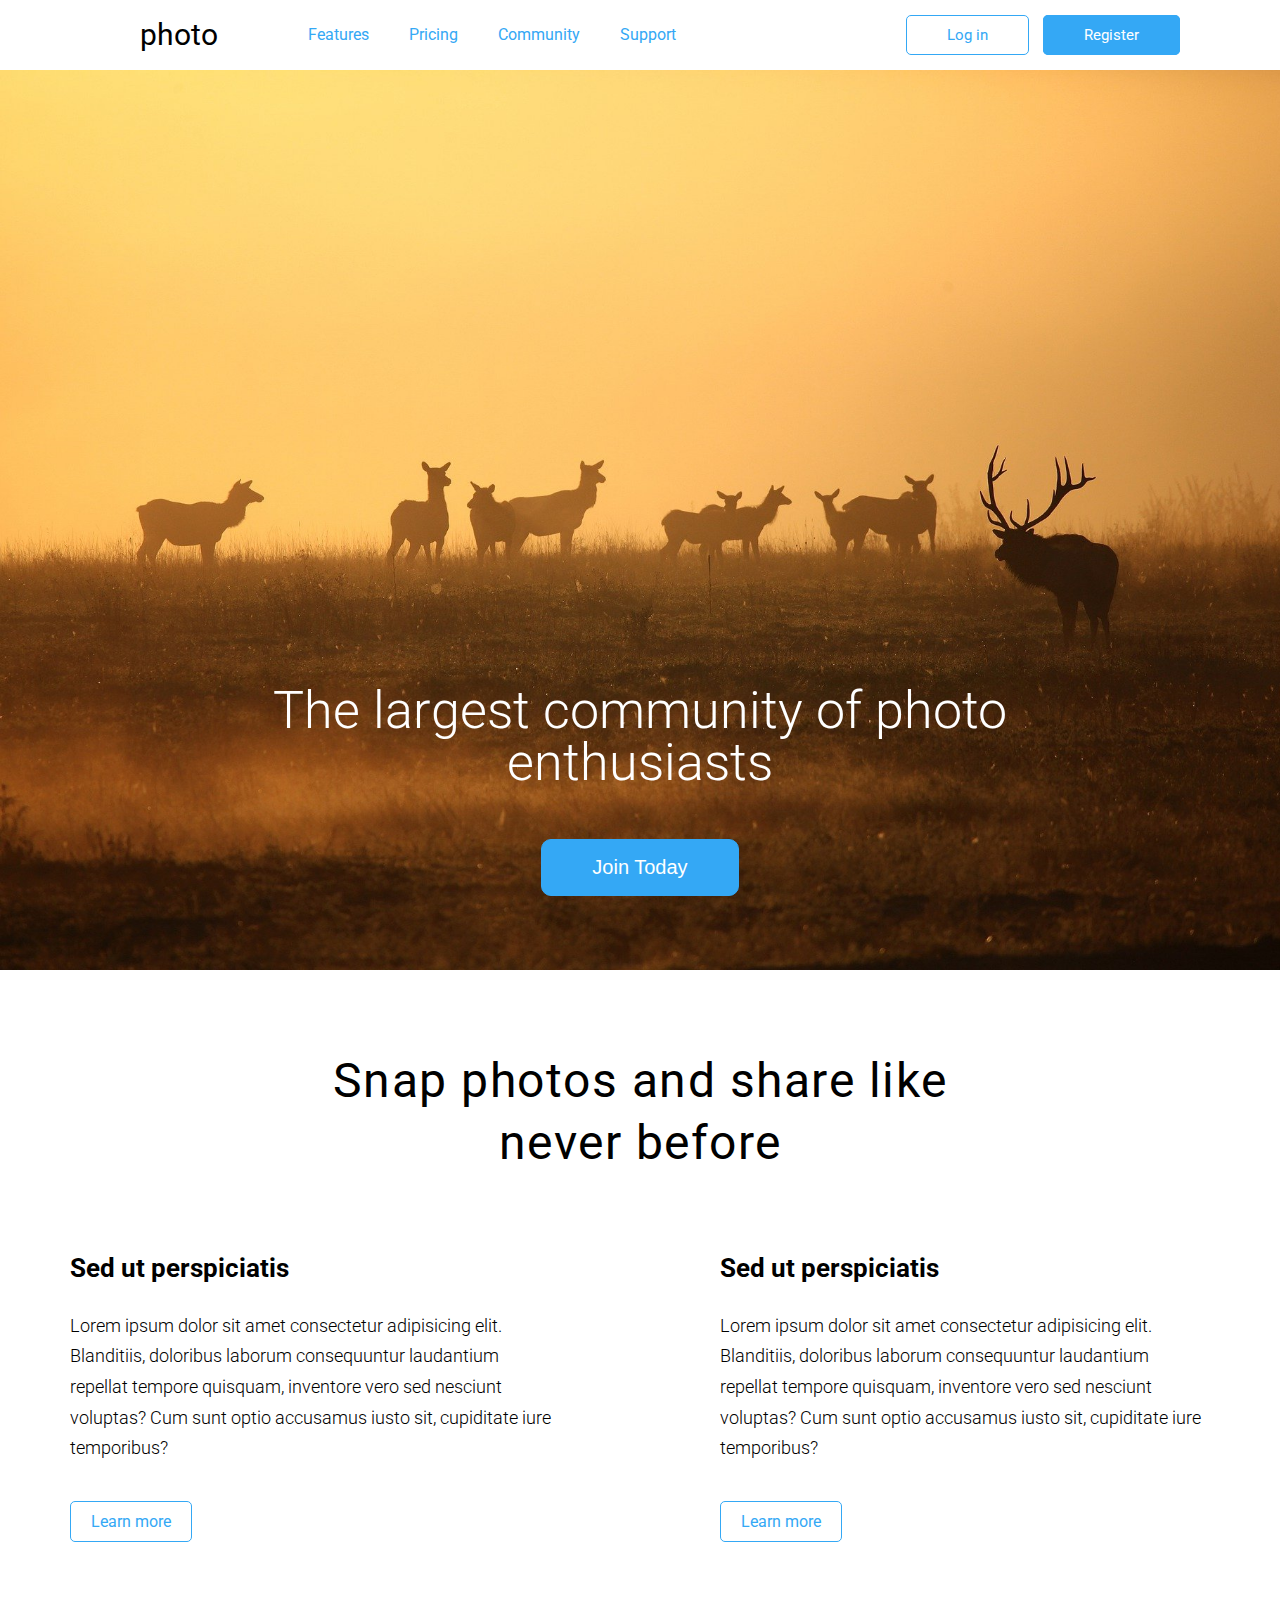
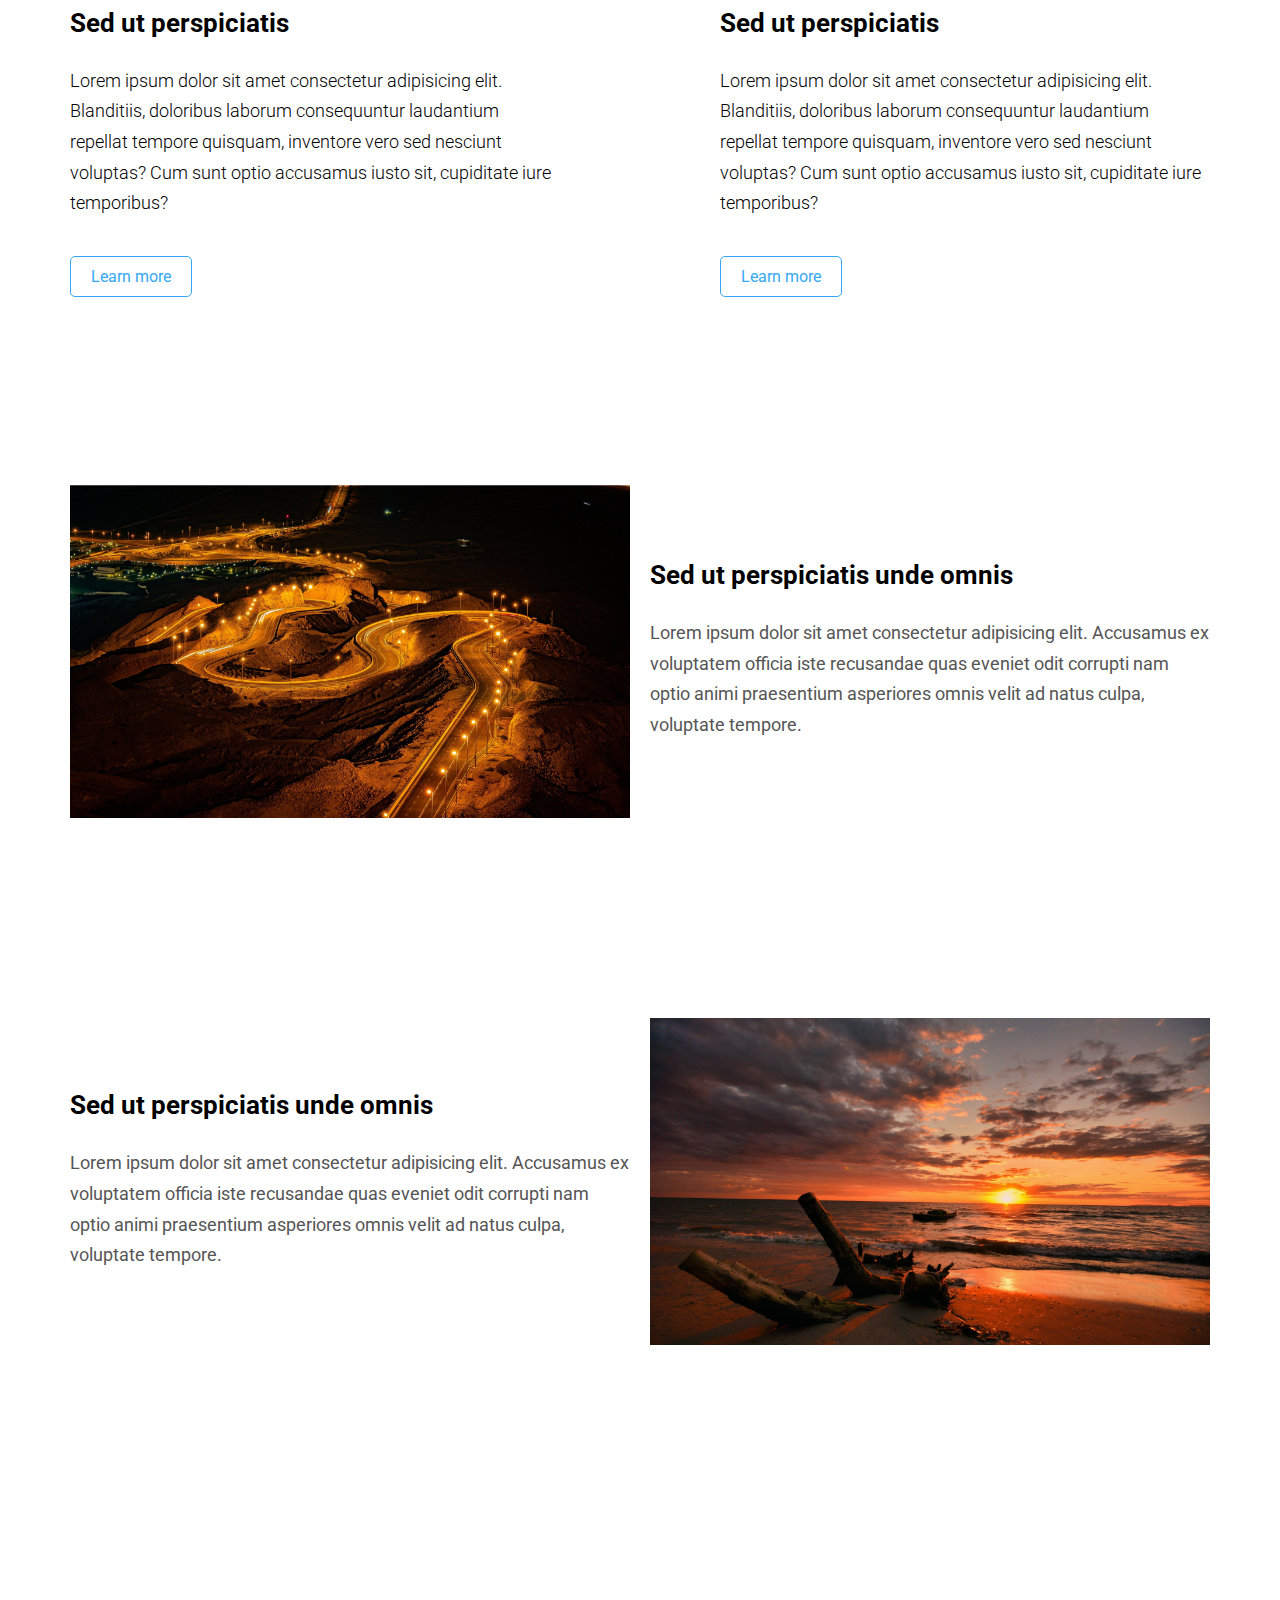
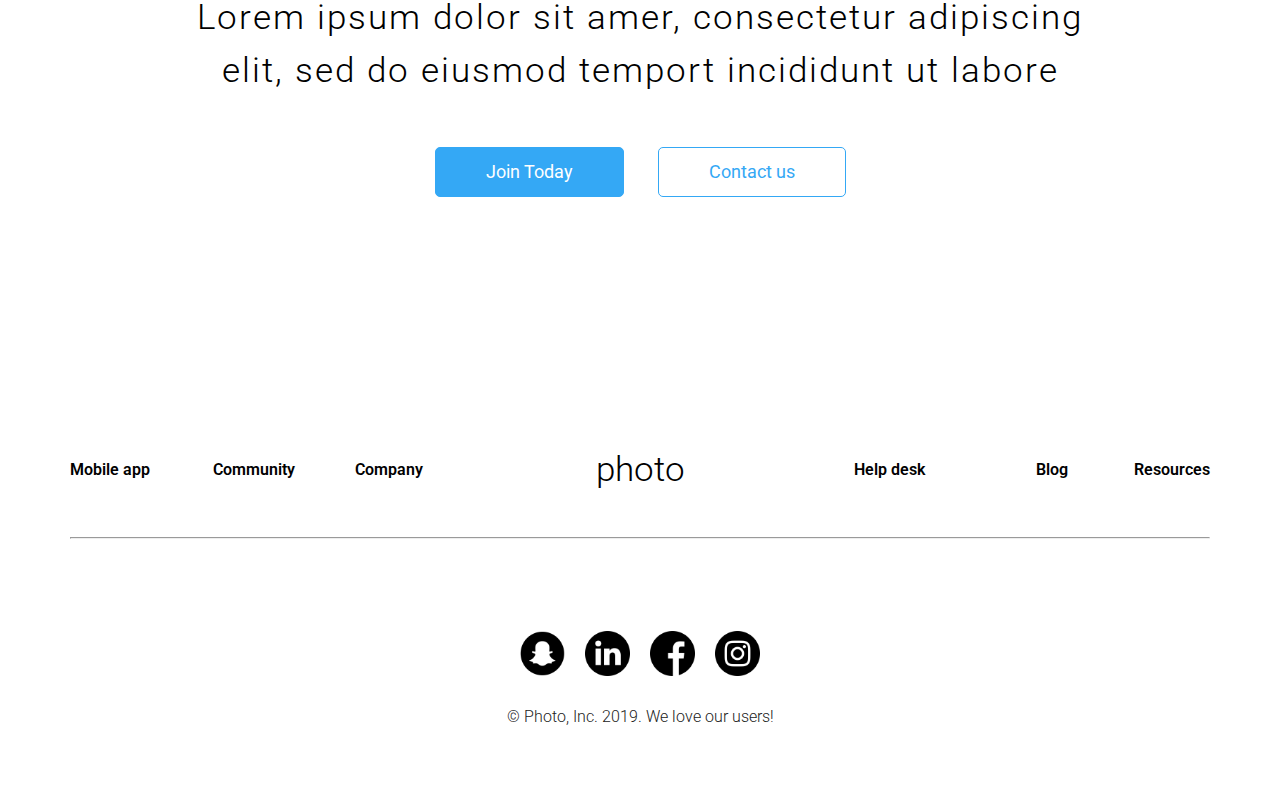
<file: index.html>
<!DOCTYPE html>
<html lang="en">
  <head>
    <meta charset="UTF-8" />
    <meta http-equiv="X-UA-Compatible" content="IE=edge" />
    <meta name="viewport" content="width=device-width, initial-scale=1.0" />
    <link rel="stylesheet" href="style.css" />

    <link rel="preconnect" href="https://fonts.googleapis.com" />
    <link rel="preconnect" href="https://fonts.gstatic.com" crossorigin />
    <link rel="preconnect" href="https://fonts.googleapis.com" />
    <link rel="preconnect" href="https://fonts.gstatic.com" crossorigin />
    <link
      href="https://fonts.googleapis.com/css2?family=Roboto:wght@100;300;400;500;700;900&display=swap"
      rel="stylesheet"
    />

    <title>Page 1 - CC Task</title>
  </head>
  <body>
    <!-- <header class="section">
      <div class="sectionDiv">
        <img class="main-photo" src="deer.jpg" alt="deer" />

        <div class="section-heading">
          <h1 class="heading-text">
            The largest community of photo enthusiasts
          </h1>
          <a class="joinToday-btn" href="#">Join Today</a>
        </div>
      </div>
    </header> -->

    <!-- *********** TESTING IMG ************* -->
    <nav>
      <ul>
        <li class="photo-navbar"><a href="#">photo</a></li>
        <li><a href="#">Features</a></li>
        <li><a href="#">Pricing</a></li>
        <li><a href="#">Community</a></li>
        <li><a href="#">Support</a></li>
      </ul>

      <div class="nav-btns">
        <a class="login-btn" href="#">Log in</a>
        <a class="register-btn" href="#">Register</a>
      </div>
    </nav>

    <div class="hero-img">
      <div class="hero-content">
        <div class="hero-content-inner">
          <h1>The largest community of photo enthusiasts</h1>
          <button type="button">Join Today</button>
        </div>
      </div>
    </div>

    <!-- *********** TESTING IMG END ************* -->

    <section class="scnd-section">
      <div class="snap-photos">
        <div class="scnd-section-header">
          <h1>Snap photos and share like never before</h1>
        </div>
        <div class="cards-grid">
          <div class="card">
            <h3>Sed ut perspiciatis</h3>
            <p>
              Lorem ipsum dolor sit amet consectetur adipisicing elit.
              Blanditiis, doloribus laborum consequuntur laudantium repellat
              tempore quisquam, inventore vero sed nesciunt voluptas? Cum sunt
              optio accusamus iusto sit, cupiditate iure temporibus?
            </p>
            <a class="learn-btn" href="#">Learn more</a>
          </div>

          <div class="card">
            <h3>Sed ut perspiciatis</h3>
            <p>
              Lorem ipsum dolor sit amet consectetur adipisicing elit.
              Blanditiis, doloribus laborum consequuntur laudantium repellat
              tempore quisquam, inventore vero sed nesciunt voluptas? Cum sunt
              optio accusamus iusto sit, cupiditate iure temporibus?
            </p>
            <a class="learn-btn" href="#">Learn more</a>
          </div>

          <div class="card">
            <h3>Sed ut perspiciatis</h3>
            <p>
              Lorem ipsum dolor sit amet consectetur adipisicing elit.
              Blanditiis, doloribus laborum consequuntur laudantium repellat
              tempore quisquam, inventore vero sed nesciunt voluptas? Cum sunt
              optio accusamus iusto sit, cupiditate iure temporibus?
            </p>
            <a class="learn-btn" href="#">Learn more</a>
          </div>

          <div class="card">
            <h3>Sed ut perspiciatis</h3>
            <p>
              Lorem ipsum dolor sit amet consectetur adipisicing elit.
              Blanditiis, doloribus laborum consequuntur laudantium repellat
              tempore quisquam, inventore vero sed nesciunt voluptas? Cum sunt
              optio accusamus iusto sit, cupiditate iure temporibus?
            </p>
            <a class="learn-btn" href="#">Learn more</a>
          </div>
        </div>
      </div>

      <!-- ************************ -->

      <!-- <div class="places">
        <div class="place1">
          <img class="place-1-pic" src="1st.png" alt="streets" />
          <div class="place-1-info">
            <h3>Sed ut perspiciatis unde omnis</h3>
            <p class="place-paragraph">
              Lorem ipsum dolor sit amet consectetur adipisicing elit. Accusamus
              ex voluptatem officia iste recusandae quas eveniet odit corrupti
              nam optio animi praesentium asperiores omnis velit ad natus culpa,
              voluptate tempore.
            </p>
          </div>


        </div>

        <div class="place2">
          <img class="place-2-pic" src="2nd.png" alt="streets" />
          <div class="place-2-info">
            <h3>Sed ut perspiciatis unde omnis</h3>
            <p class="place-paragraph">
              Lorem ipsum dolor sit amet consectetur adipisicing elit. Accusamus
              ex voluptatem officia iste recusandae quas eveniet odit corrupti
              nam optio animi praesentium asperiores omnis velit ad natus culpa,
              voluptate tempore.
            </p>
          </div>
        </div>
      </div> -->

      <div class="places">
        <img
          class="place-1-pic"
          src="place-1-pic.png"
          alt="streets"
          width="100%"
        />
        <div class="place-1-info">
          <h3>Sed ut perspiciatis unde omnis</h3>
          <p class="place-paragraph">
            Lorem ipsum dolor sit amet consectetur adipisicing elit. Accusamus
            ex voluptatem officia iste recusandae quas eveniet odit corrupti nam
            optio animi praesentium asperiores omnis velit ad natus culpa,
            voluptate tempore.
          </p>
        </div>

        <img
          class="place-2-pic"
          src="place-2-pic.png"
          alt="streets"
          width="100%"
        />
        <div class="place-2-info">
          <h3>Sed ut perspiciatis unde omnis</h3>
          <p class="place-paragraph">
            Lorem ipsum dolor sit amet consectetur adipisicing elit. Accusamus
            ex voluptatem officia iste recusandae quas eveniet odit corrupti nam
            optio animi praesentium asperiores omnis velit ad natus culpa,
            voluptate tempore.
          </p>
        </div>
      </div>

      <!-- ******************************* -->

      <div class="join-contact">
        <h2>
          Lorem ipsum dolor sit amer, consectetur adipiscing elit, sed do
          eiusmod temport incididunt ut labore
        </h2>
        <div class="join-contact-btns">
          <a class="btn-joinToday" href="#">Join Today</a>
          <a class="btn-contactUs" href="#">Contact us</a>
        </div>
      </div>

      <!-- ******************************** -->

      <div class="bottom-links">
        <li><a href="#">Mobile app</a></li>
        <li><a href="#">Community</a></li>
        <li><a href="#">Company</a></li>
        <li class="photo-icon"><a href="#">photo</a></li>
        <li class="last3links"><a href="#">Help desk</a></li>
        <li class="last3links"><a href="#">Blog</a></li>
        <li class="last3links"><a href="#">Resources</a></li>
      </div>
      <hr />

      <!-- ******************************** -->

      <footer>
        <ul class="socials-list">
          <li>
            <a href="#"><img src="snapchat.png" alt="" /></a>
          </li>
          <li>
            <a href="#"><img src="linkedin-logo.png" alt="" /></a>
          </li>
          <li>
            <a href="#"><img src="facebook.png" alt="" /></a>
          </li>
          <li>
            <a href="#"><img src="instagram.png" alt="" /></a>
          </li>
        </ul>

        <p>&#169; Photo, Inc. 2019. We love our users!</p>
      </footer>
    </section>
  </body>
</html>
</file>
<file: style.css>
* {
  margin: 0;
  padding: 0;
  box-sizing: border-box;
}

html {
  font-size: 62.5%;
}

body {
  font-family: "Roboto", sans-serif;
  line-height: 1;
  font-weight: 400;
  background-color: #fff;
}

/* .sectionDiv {
  max-width: 190rem;
  max-height: 110rem;
  padding: 0 9rem;
  margin: 0 auto;
  background-color: #000;
}

.main-photo {
  max-width: 100%;
  position: relative;
}

.section-heading {
  text-align: center;
  bottom: 35rem;
  position: relative;
}

.heading-text {
  color: #fff;
  font-size: 5.2rem;
  font-weight: 300;
}

.joinToday-btn {
  display: inline-block;
  text-decoration: none;
  font-size: 2rem;
  font-weight: 300;
  padding: 1.6rem 5rem;
  border: 1px solid #34a8f5;
  border-radius: 10px;
  color: #fff;
  background-color: #34a8f5;
  margin-top: 5rem;
} */

/*navbar*/

nav {
  background: #fff;
  display: flex;
  justify-content: space-between;
  align-items: center;
}

ul {
  display: flex;
  justify-content: center;
  align-items: center;
}
nav li {
  list-style: none;
  display: inline-block;
  font-size: 1.6rem;
  padding: 2rem;
}

nav a {
  text-decoration: none;
  color: #34a8f5;
  transition: 0.4s;
}

nav li a:hover {
  color: #000;
}

.nav-btns {
  font-size: 1.5rem;
  margin-right: 10rem;
  margin-top: 1rem;
  font-weight: 400;
  margin-bottom: 1rem;
}

.nav-btns a {
  transition: 0.4s;
}

.nav-btns a:hover {
  box-shadow: 3px 3px 12px black;
}

.login-btn {
  color: #34a8f5;
  border-radius: 5px;
  padding: 1rem 4rem;
  border: 1px solid #34a8f5;
  margin-right: 1rem;
}
.register-btn {
  color: #fff;
  background-color: #34a8f5;
  border-radius: 5px;
  padding: 1rem 4rem;
  border: 1px solid #34a8f5;
}

.photo-navbar {
  margin-left: 12rem;
  margin-right: 5rem;
  font-size: 3rem;
}
.photo-navbar a {
  color: #000;
}

/**************TESTING IMG*************/

.hero-img {
  position: relative;
  width: 100%;
  height: auto;
  text-align: center;
  background: url(deer.png);
  background-size: cover;
  background-repeat: no-repeat;
}

.hero-img::before {
  content: "";
  position: absolute;
  left: 0;
  top: 0;
  width: 100%;
  height: 100%;
}

.hero-content {
  position: relative;
  width: 60%;
  display: flex;
  justify-content: center;
  align-items: center;
  height: 100vh;
  margin: 0 auto;
}

.hero-content-inner h1 {
  color: #fff;
  font-size: 5.2rem;
  font-weight: 300;
  margin-top: 54rem;
}

.hero-content-inner button {
  text-decoration: none;
  font-size: 2rem;
  font-weight: 300;
  padding: 1.6rem 5rem;
  border: 1px solid #34a8f5;
  border-radius: 10px;
  color: #fff;
  background-color: #34a8f5;
  margin-top: 5rem;
  cursor: pointer;
}

/**************TESTING IMG************/

/*******************************/

.scnd-section {
  max-width: 100%;
  margin: 0 auto;
  font-size: 16px;
  background-color: #fff;
  padding: 12rem 7rem;
}

.scnd-section-header {
  width: 45%;
  margin-bottom: 5rem;
}
.scnd-section h1 {
  font-weight: 400;
  line-height: 1.3;
  width: 100%;
  font-size: 4.8rem;
  letter-spacing: 1.5px;
}

.card {
  max-width: 70rem;
}

.card h3 {
  font-size: 2.6rem;
  margin-bottom: 3rem;
  margin-top: 3rem;
}

.card p {
  margin-bottom: 5rem;
  line-height: 1.7;
  font-size: 1.8rem;
  font-weight: 300;
}

.cards-grid {
  display: grid;
  grid-template-columns: 1fr 1fr;
  row-gap: 5rem;
  column-gap: 16rem;
}

.learn-btn {
  text-decoration: none;
  border: 1px solid #34a8f5;
  color: #34a8f5;
  border-radius: 5px;
  font-size: 1.6rem;
  padding: 1rem 2rem;
  transition: 0.3s;
}

.learn-btn:hover {
  background-color: #34a8f5;
  color: white;
}

.snap-photos {
  padding-bottom: 20rem;
}

/**************************************/

/* .place-paragraph {
  max-width: 70rem;
}

.place1, .place2 {
  display: grid;
  grid-template-columns: 1fr 1fr;
  justify-content: center;
  align-items: center;
  column-gap: 5rem;
}

.place-2-pic {
  grid-column: 2 /3;
  
}

.place-2-info {
  grid-row: 1/2;
}

.places h3 {
  margin-bottom: 3rem;
  font-size: 2.6rem;
} */

.places {
  display: grid;
  grid-template-columns: 1fr 1fr;
  column-gap: 2rem;
  row-gap: 20rem;
  justify-content: center;
  align-items: center;
  padding-bottom: 24.7rem;
}

.places h3 {
  margin-bottom: 3rem;
  font-size: 2.6rem;
}

.place-paragraph {
  max-width: 70rem;
  font-size: 1.8rem;
  line-height: 1.7;
  font-weight: 400;
  color: #555;
}

.place-2-pic {
  grid-column: -2 / -1;
}

.place-2-info {
  grid-row: 2 / 3;
}

.place-1-info {
  justify-self: right;
}

/**************************************/

.join-contact {
  display: flex;
  justify-content: space-between;
  align-items: center;
  margin-bottom: 22.5rem;
}

.join-contact h2 {
  max-width: 90rem;
  font-weight: 300;
  font-size: 3.5rem;
  line-height: 1.5;
  letter-spacing: 2px;
}

.join-contact-btns {
  margin: 0 auto;
}

.join-contact-btns a {
  display: inline-block;
  text-decoration: none;
  border: 1px solid #34a8f5;
  border-radius: 5px;
  font-size: 1.8rem;
  padding: 1.5rem 5rem;
  margin-bottom: 3rem;
}

.btn-joinToday {
  /* display: inline-block; */
  color: #fff;
  background-color: #34a8f5;
  border-radius: 5px;
  font-size: 1.6rem;
  padding: 1rem 2rem;
}
.btn-contactUs {
  color: #34a8f5;
  border-radius: 5px;
  font-size: 1.6rem;
  padding: 1rem 2rem;
  margin-left: 3rem;
}

/**************************************/

.bottom-links {
  display: grid;
  grid-template-columns: 1fr 1fr 1fr 2fr 1fr 1fr 1fr;
  list-style: none;
  justify-content: space-between;
  align-items: center;
}

.bottom-links a {
  text-decoration: none;
  color: #000;
  font-weight: 600;
}

hr {
  margin-top: 5rem;
  margin-bottom: 9.2rem;
}

.last3links {
  justify-self: end;
}

.photo-icon {
  justify-self: center;
}

.photo-icon a {
  font-size: 3.5rem;
  font-weight: 300;
}

/**************************************/

footer img {
  max-width: 4.5rem;
}

.socials-list {
  display: flex;
  list-style: none;
  gap: 2rem;
  justify-content: center;
  align-items: center;
  margin-bottom: 3rem;
}

footer p {
  text-align: center;
  font-weight: 300;
  color: #222;
}

@media (max-width: 1460px) {
  .join-contact {
    flex-direction: column;
  }

  .join-contact h2 {
    text-align: center;
  }

  .join-contact-btns {
    margin-top: 5rem;
  }

  .scnd-section {
    padding: 8rem 7rem;
  }

  .scnd-section-header {
    width: 65%;
    text-align: center;
    margin: 0 auto 5rem auto;
  }
}

@media (max-width: 1216px) {
  nav {
    flex-direction: column;
    margin-bottom: 2rem;
  }
  .nav-btns {
    margin-left: 9rem;
    gap: 0;
  }
  nav ul {
    margin-right: 2rem;
  }
  .photo-navbar {
    display: none;
  }

  .hero-content {
    width: 75%;
  }

  .hero-content-inner h1 {
    font-size: 4.8rem;
  }

  .scnd-section-header {
    width: 65%;
    text-align: center;
    margin: 0 auto 5rem auto;
  }

  .scnd-section-header h1 {
    font-size: 4.2rem;
  }
}

@media (max-width: 900px) {
  nav ul {
    flex-direction: column;
    margin: 1rem 0;
  }
  nav li {
    padding: 1rem;
  }

  .hero-content {
    width: 70%;
  }

  .hero-content-inner h1 {
    font-size: 3.8rem;
  }

  .hero-content-inner button {
    font-size: 1.8rem;
    padding: 1.2rem 4.4rem;
    margin-top: 3rem;
  }

  .cards-grid {
    grid-template-columns: 1fr;
    text-align: center;
  }

  .places {
    grid-template-columns: 1fr;
    text-align: center;
    gap: 5rem;
  }
  .place-2-pic {
    grid-row: 3/4;
  }
  .place-2-info {
    margin-bottom: 5rem;
  }

  .snap-photos {
    padding-bottom: 12rem;
  }
}
</file>
